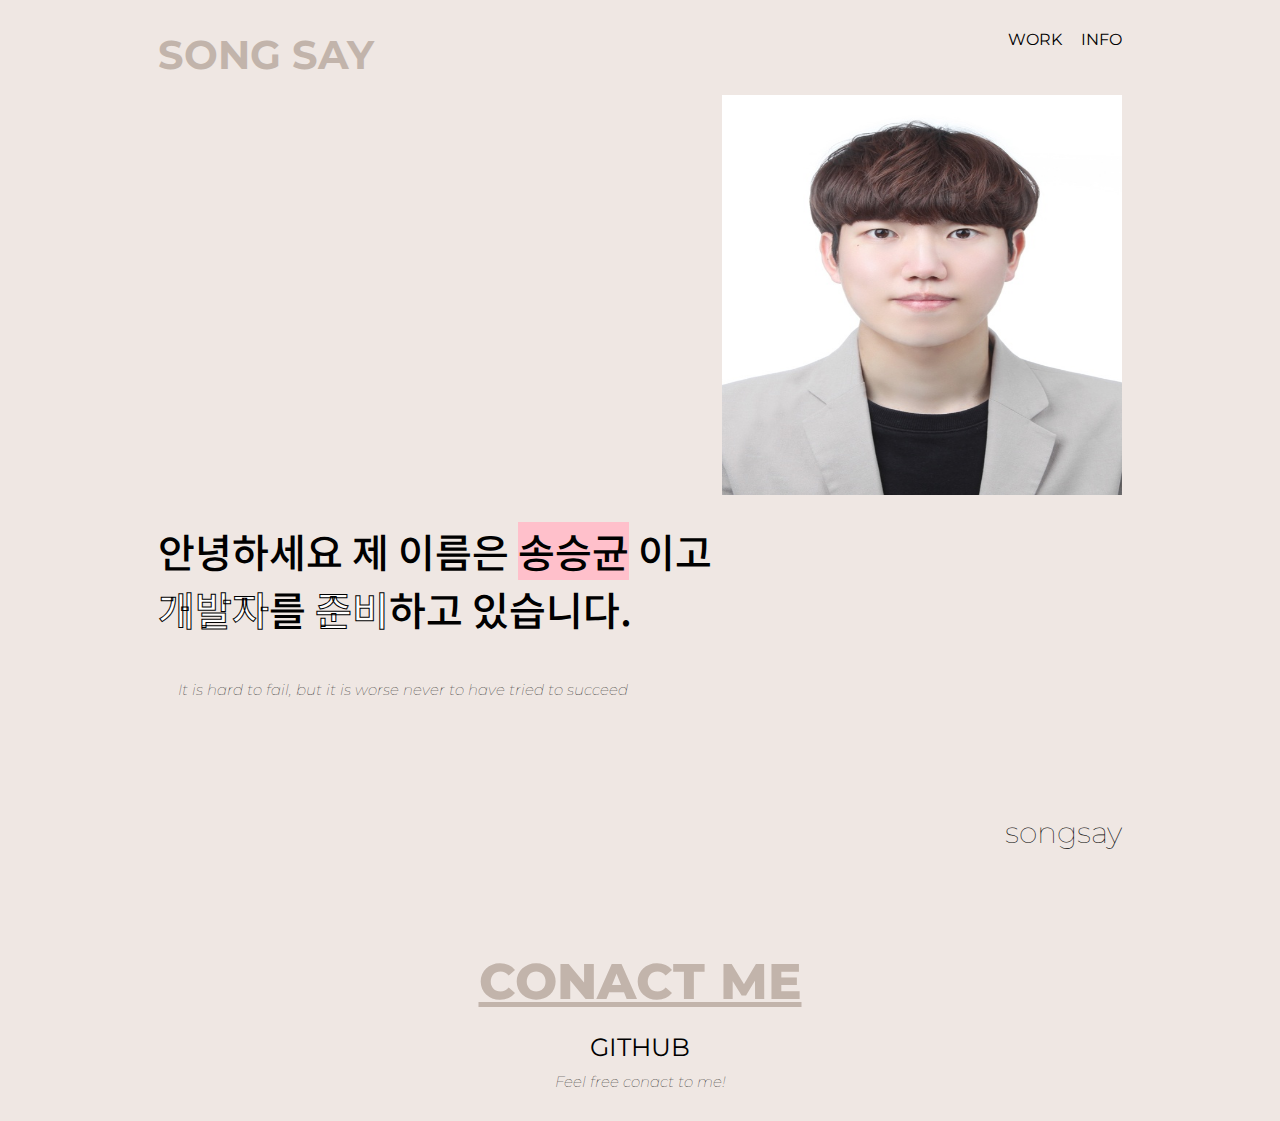
<file: index.html>
<!DOCTYPE html>
<html lang="en">
  <head>
    <meta charset="UTF-8" />
    <meta http-equiv="X-UA-Compatible" content="IE=edge" />
    <meta name="viewport" content="width=device-width, initial-scale=1.0" />
    <title>포트폴리오</title>
    <link rel="stylesheet" href="style.css" />
    <link
      href="https://fonts.googleapis.com/css2?family=Montserrat:ital,wght@1,800&display=swap"
      rel="stylesheet"
    />
    <link
      href="https://fonts.googleapis.com/css2?family=Noto+Sans+KR:wght@500&display=swap"
      rel="stylesheet"
    />
  </head>

  <body>
    <div class="frame">
      <nav class="navigator">
        <h3 class="site-name">SONG SAY</h3>
        <ul>
          <li><a class="nav-menu" href="index.html">WORK</a></li>
          <li><a class="nav-menu" href="info.html">INFO</a></li>
        </ul>
      </nav>
      <div class="profile">
        <p alig="right">
          <img
            src="song.jpg"
            alt=""
            style="float: right; width: 400px; height: 400px"
            width="200px"
          />
        </p>
      </div>

      <div class="dashborad">
        <h1 class="song-name">
          안녕하세요 제 이름은 <a class="sample">송승균</a> 이고 <br />
          <a class="highlight type1">개발자</a>를
          <a class="highlight type2">준비</a>하고 있습니다.
        </h1>

        <p class="say-1">
          It is hard to fail, but it is worse never to have tried to succeed
        </p>
      </div>

      <h5 class="say-2">songsay</h5>

      <div class="recent-works"></div>

      <footer class="footer">
        <h3 class="conact">CONACT ME</h3>
        <div class="links">
          <a
            class="github"
            href="https://github.com/songsay1224/songsay1224.github.io"
            >GITHUB</a
          >
        </div>
        <p>Feel free conact to me!</p>
      </footer>
    </div>
  </body>
</html>
</file>
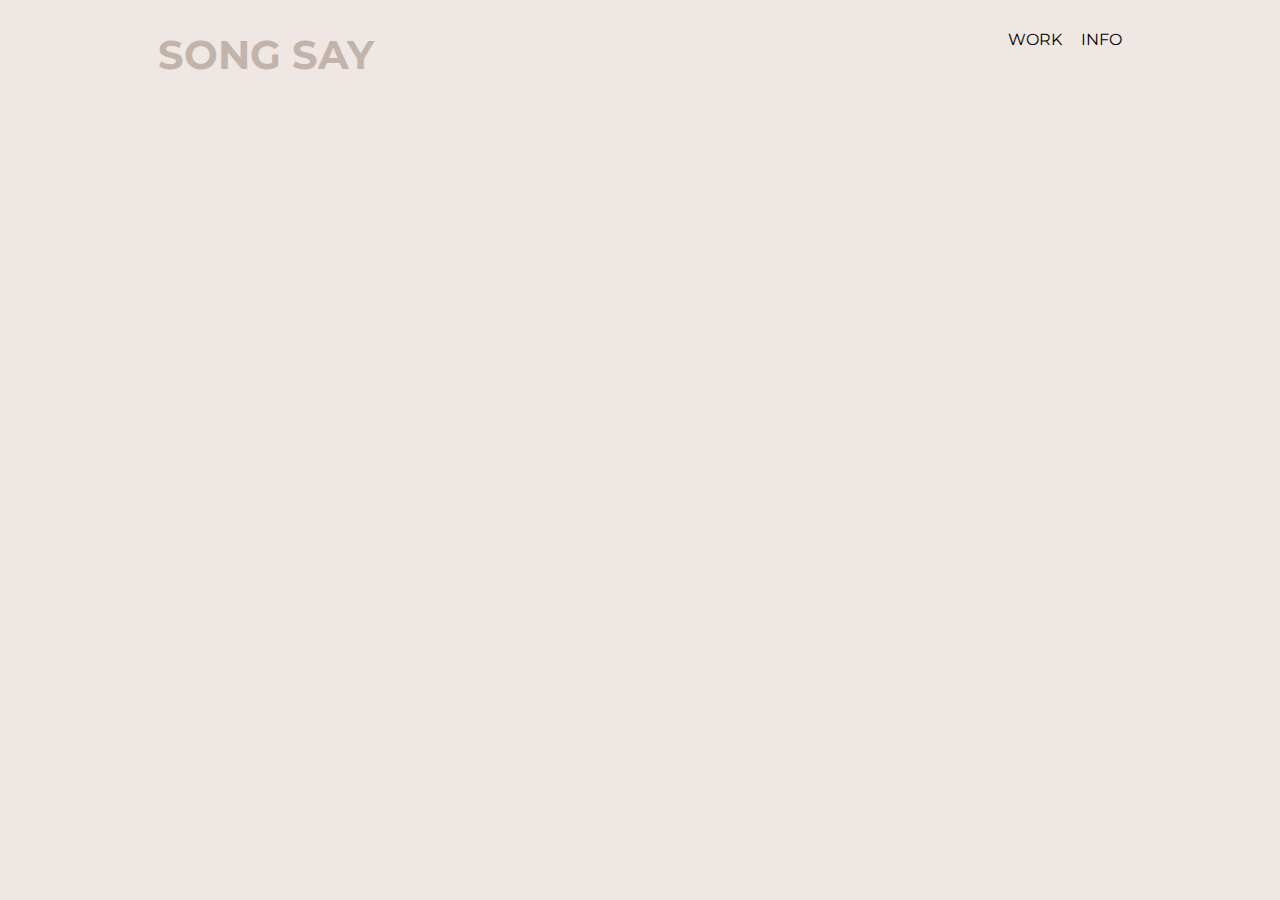
<file: info.html>
<!DOCTYPE html>
<html lang="en">
  <head>
    <meta charset="UTF-8" />
    <meta http-equiv="X-UA-Compatible" content="IE=edge" />
    <meta name="viewport" content="width=device-width, initial-scale=1.0" />
    <title>info</title>
    <link rel="stylesheet" href="style.css" />
    <link
      href="https://fonts.googleapis.com/css2?family=Montserrat:ital,wght@1,800&display=swap"
      rel="stylesheet"
    />
  </head>
  <body>
    <div class="frame">
      <nav class="navigator">
        <h3 class="site-name">SONG SAY</h3>
        <ul>
          <li><a class="nav-menu" href="index.html">WORK</a></li>
          <li><a class="nav-menu" href="info.html">INFO</a></li>
        </ul>
      </nav>
    </div>
  </body>
</html>
</file>
<file: style.css>
body {
  background-color: #efe7e3;
}

.frame {
  margin: 30px 150px;
  display: flex;
  flex-direction: column;
}

/*navigator*/

.navigator {
  display: flex;
  flex-direction: row;
  justify-content: space-between;
}

li {
  display: inline;
  align-self: center;
  margin: o;
  margin-left: 15px;
}

ul {
  margin: 0%;
}

.site-name {
  margin: 0;
  font-family: 'Montserrat', sans-serif;
  font-size: 40px;
  color: #c2b4ab;
}

.nav-menu {
  font-family: 'Montserrat', sans-serif;
  font-size: 16px;
}

a {
  color: black;
  text-decoration: none;
}

a:hover {
  color: white;
  transition: 0.5s;
}

/*dashborad*/

.dashborad {
  display: flex;
  flex-direction: column;
  margin-top: 0px;
}

.song-name {
  font-family: 'Noto Sans KR', sans-serif;
  font-weight: 500;
  font-size: 40px;
}

.sample {
  background-color: pink;
}

.sample:hover {
  background-color: transparent;
  color: white;
  -webkit-text-stroke: 1px black;

  transition: 0s;
}

.highlight {
  color: white;
  -webkit-text-stroke: 1px black;
}

.highlight:hover {
  background-color: pink;
  color: black;
}

.type1:hover {
  background-color: skyblue;
}

.type2:hover {
  background-color: greenyellow;
}

.say-1 {
  font-family: 'Montserrat', sans-serif;
  font-weight: 100;
  font-size: 15px;
  font-style: italic;
  margin-left: 20px;
}

/*songsay*/

.say-2 {
  font-family: 'Montserrat', sans-serif;
  font-weight: 40;
  font-size: 30px;
  color: black;
  text-align: right;
  margin-top: 100px;
}

/*footer*/

.footer {
  display: flex;
  flex-direction: column;
  align-items: center;
}

.conact {
  font-family: 'Montserrat', sans-serif;
  font-size: 50px;
  font-weight: 800;
  color: #c2b4ab;
  margin-bottom: 20px;
  text-decoration: underline;
}

.links > a {
  font-family: 'Montserrat', sans-serif;
  font-size: 25px;
}

.footer > P {
  font-family: 'Montserrat', sans-serif;
  font-weight: 100;
  font-size: 15px;
  font-style: italic;
  margin: 0;
  margin-top: 10px;
}
</file>
